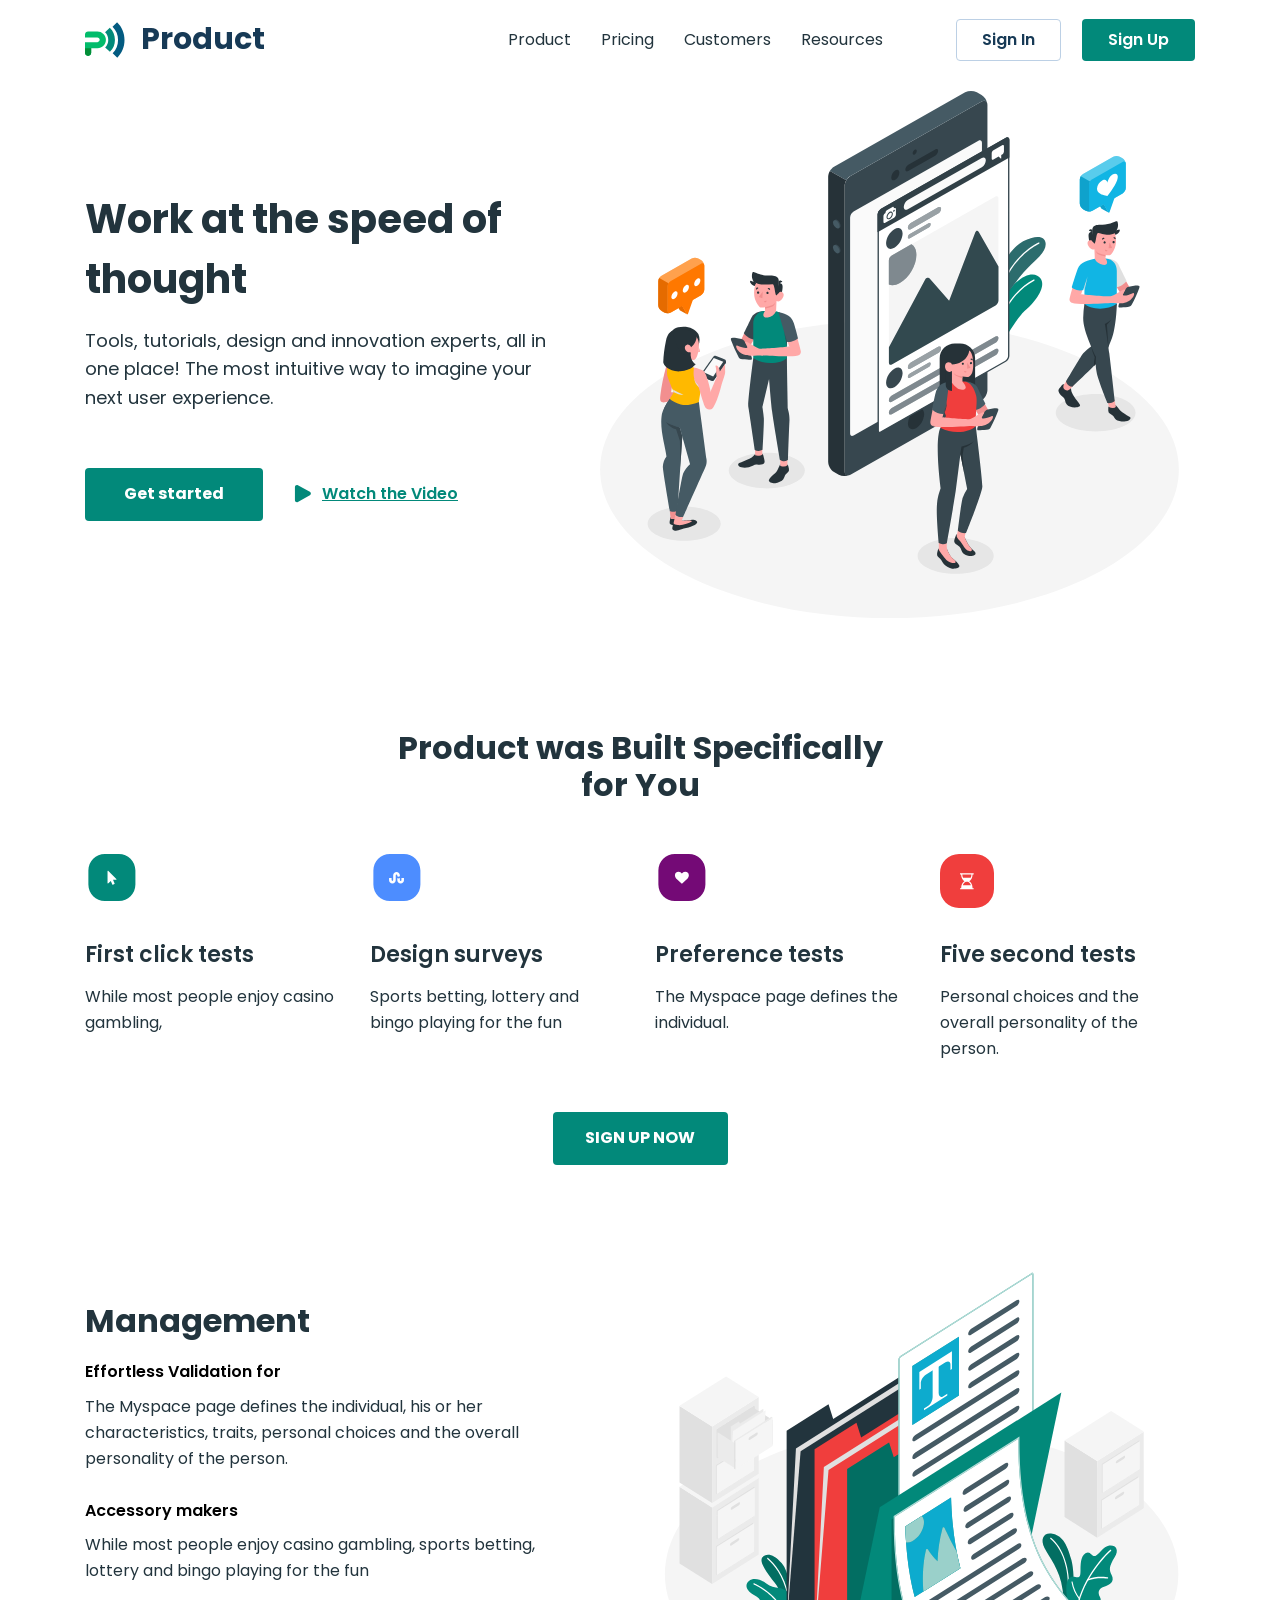
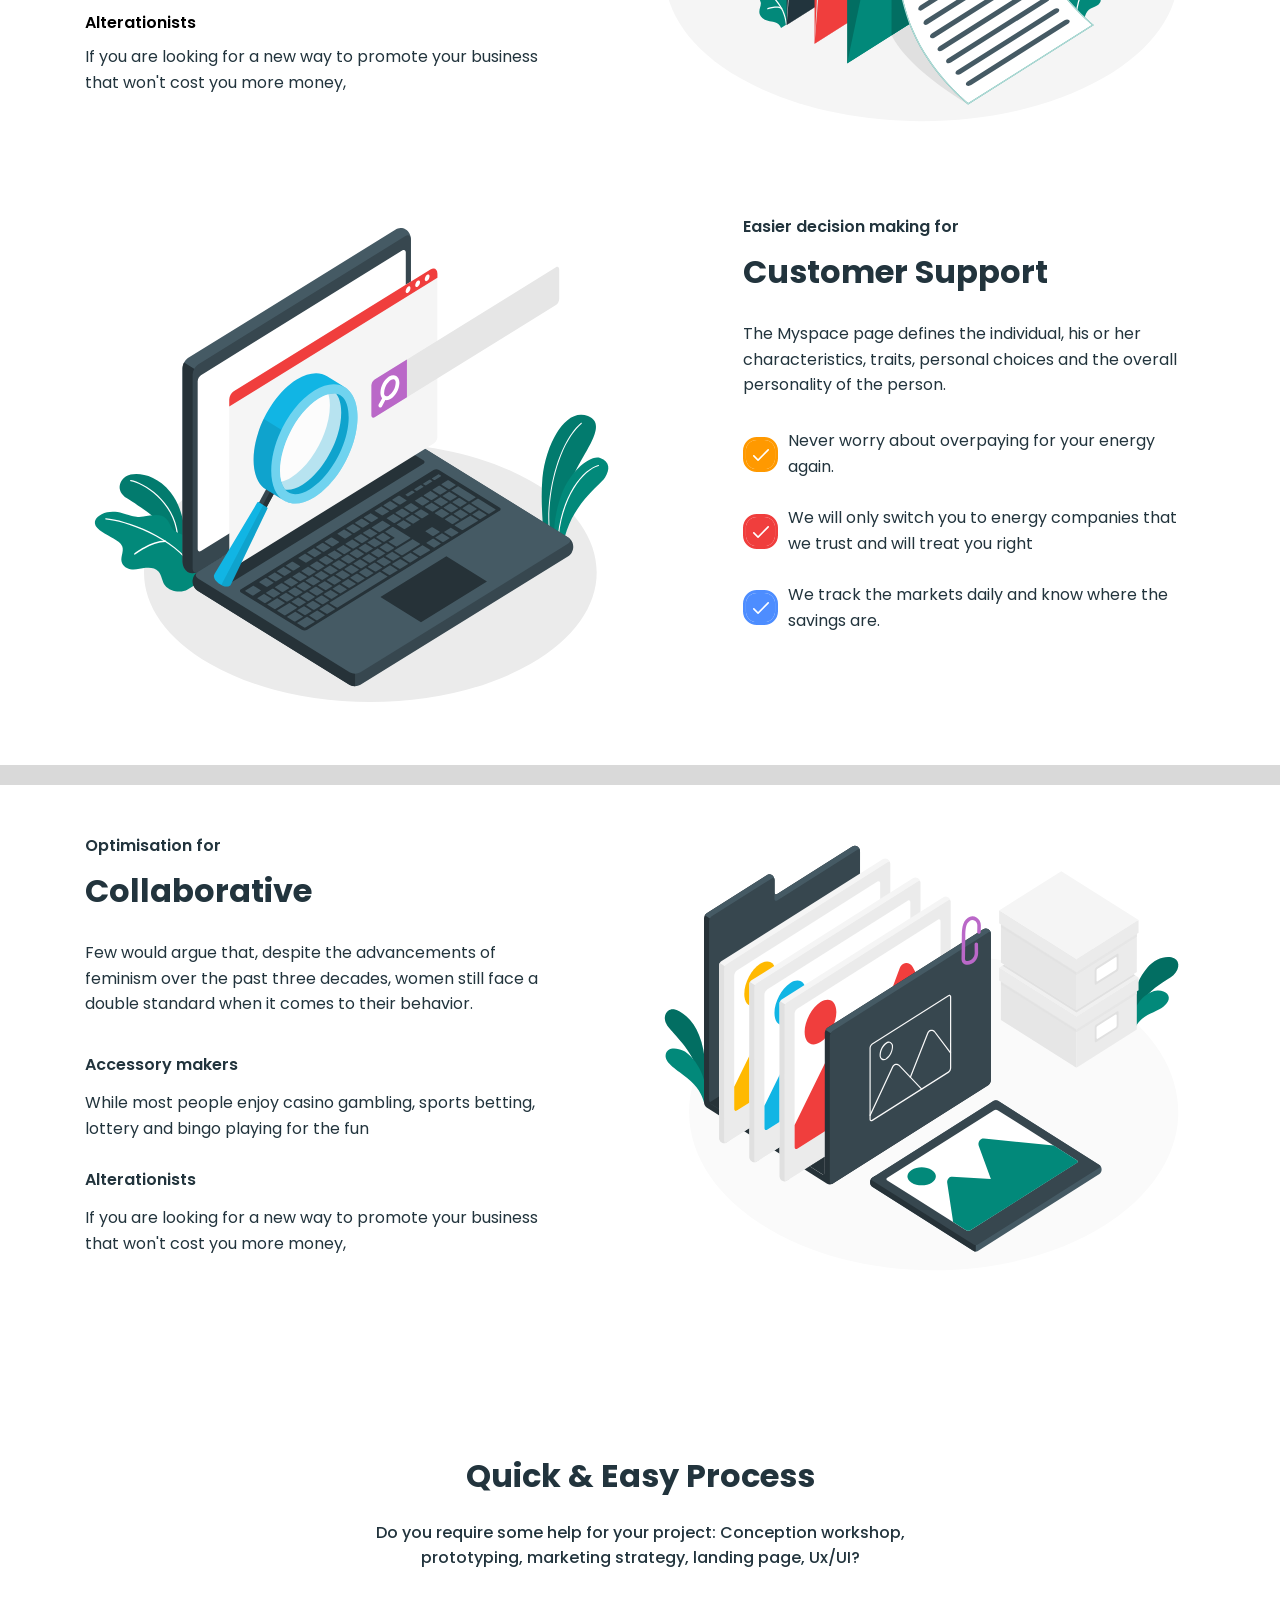
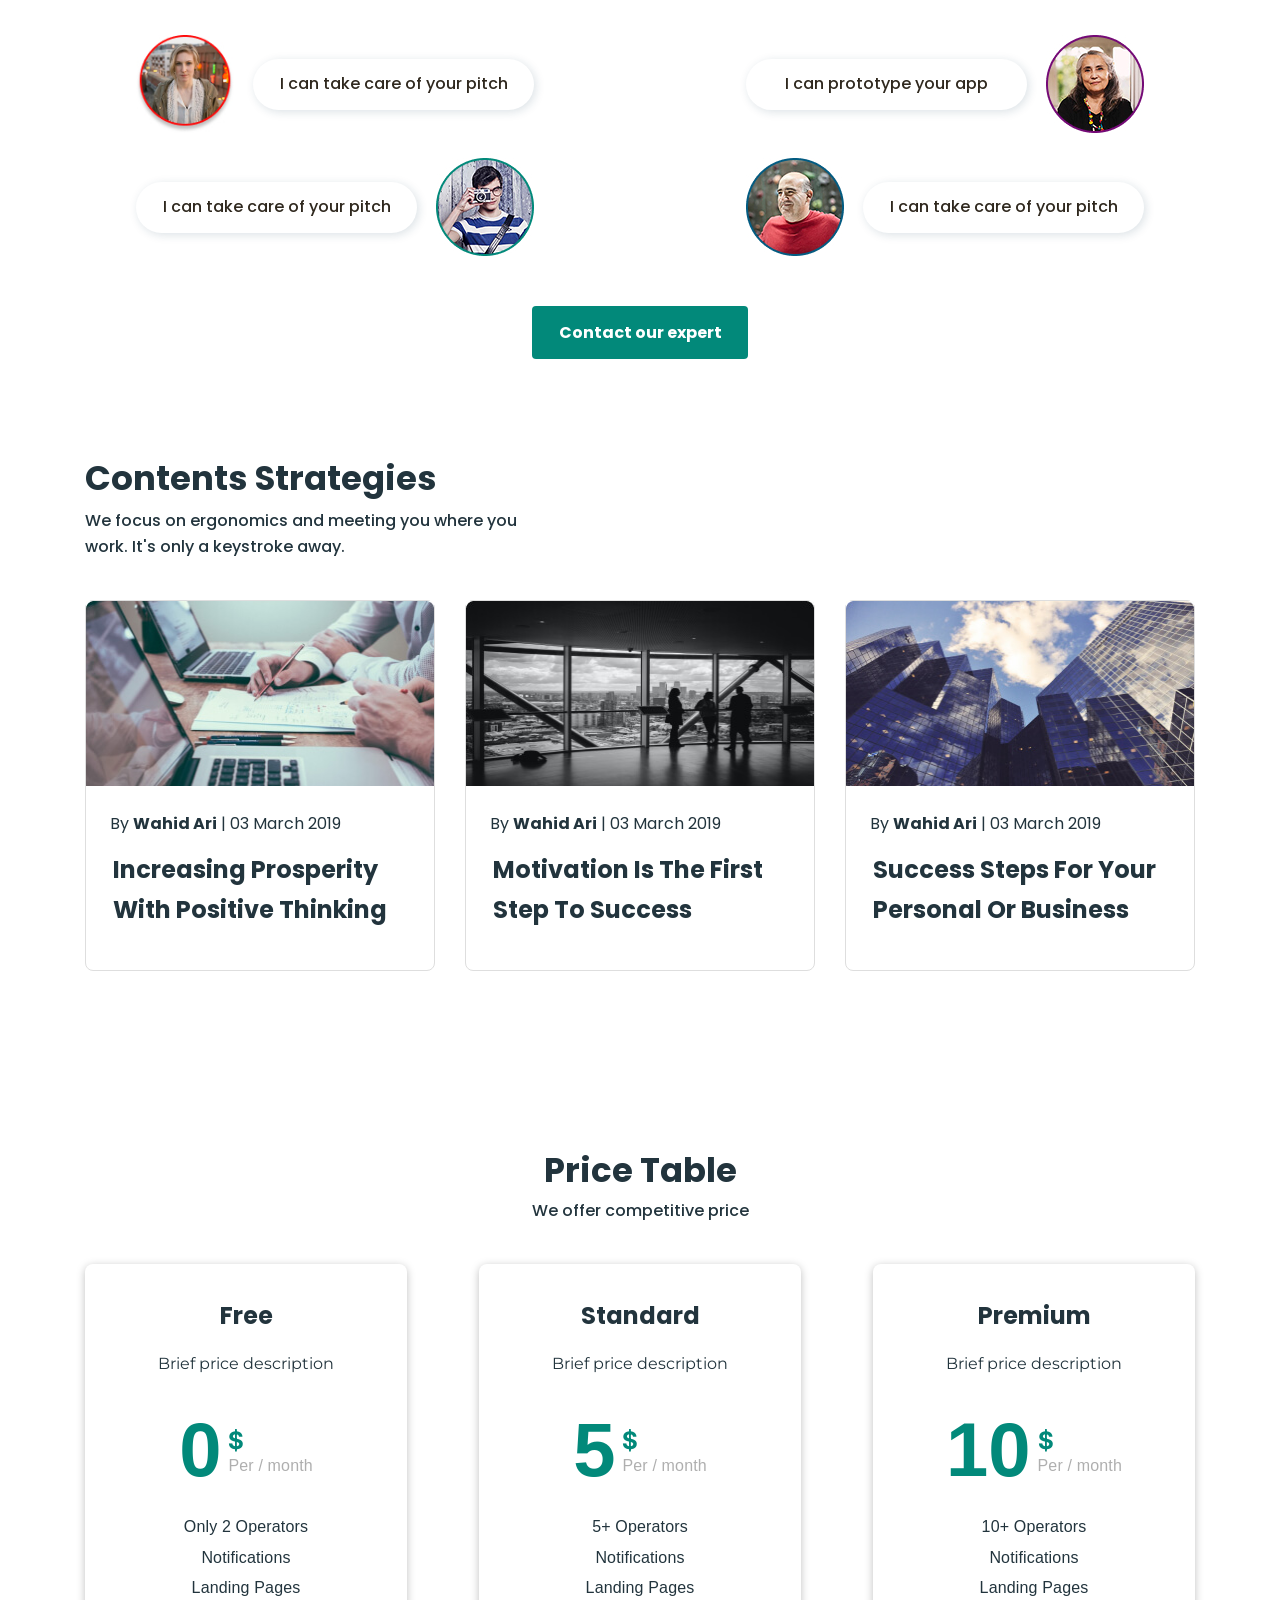
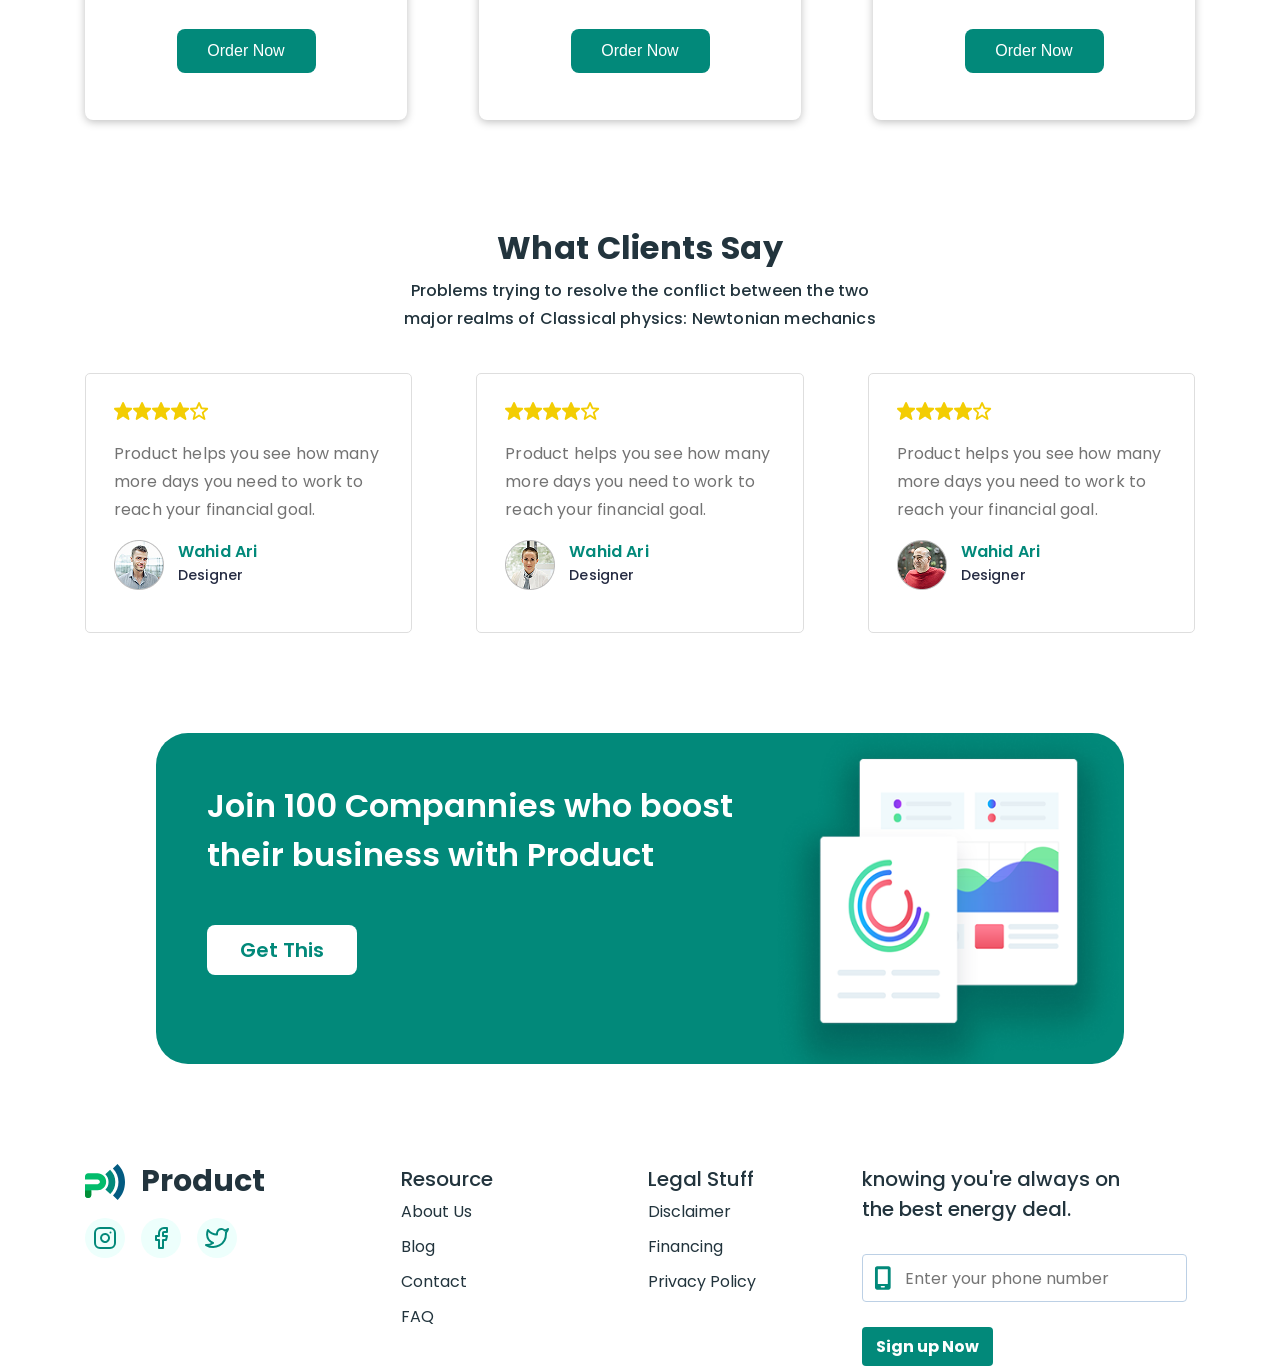
<file: index.html>
<!doctype html>
<html lang="en">
  <head>
    <meta charset="UTF-8" />
    <meta name="viewport" content="width=device-width, initial-scale=1.0" />
    <title>Business promotion</title>
    <link rel="preconnect" href="https://fonts.googleapis.com" />
    <link rel="preconnect" href="https://fonts.gstatic.com" crossorigin />
    <link
      href="https://fonts.googleapis.com/css2?family=Poppins:wght@400;500;600;700;800&display=swap"
      rel="stylesheet"
    />
    <link
      href="https://fonts.googleapis.com/css2?family=Inter:ital,opsz,wght@0,14..32,700;1,14..32,700&display=swap"
      rel="stylesheet"
    />
    <link
      href="https://fonts.googleapis.com/css2?family=Inter:ital,opsz,wght@0,14..32,700;1,14..32,700&family=Montserrat:ital,wght@0,100..900;1,100..900&display=swap"
      rel="stylesheet"
    />
    <link
      rel="stylesheet"
      href="https://cdnjs.cloudflare.com/ajax/libs/modern-normalize/3.0.1/modern-normalize.min.css"
      integrity="sha512-q6WgHqiHlKyOqslT/lgBgodhd03Wp4BEqKeW6nNtlOY4quzyG3VoQKFrieaCeSnuVseNKRGpGeDU3qPmabCANg=="
      crossorigin="anonymous"
      referrerpolicy="no-referrer"
    />
    <link rel="stylesheet" href="./css/styles.css" />
  </head>
  <body>
    <header>
      <div class="container header-container">
        <a href="./index.html" class="product-logo">
          <svg class="" width="40" height="36">
            <use href="./images/sprite.svg#icon-product-logo"></use>
          </svg>
          Product
        </a>

        <ul class="header-nav-list">
          <li><a href="./index.html">Product</a></li>
          <li><a href="./pricing.html">Pricing</a></li>
          <li><a href="./customers.html">Customers</a></li>
          <li><a href="">Resources</a></li>
        </ul>

        <ul class="header-btn">
          <li>
            <button type="button" class="btn btn-signin-header">Sign In</button>
          </li>
          <li>
            <button type="button" class="btn btn-signup-header">Sign Up</button>
          </li>
        </ul>
        <button class="header-mobile-burger-button">
          <svg class="icon-burger-menu-mobile" width="28" height="31">
            <use href="./images/sprite.svg#icon-burger-menu-mobile"></use>
          </svg>
        </button>
      </div>
    </header>

    <main>
      <!-- #region SECTION HERO -->
      <section class="section section-hero">
        <div class="container hero-container">
          <div class="hero-interactive">
            <h1 class="title title-hero">Work at the speed of thought</h1>
            <p class="text text-hero">
              Tools, tutorials, design and innovation experts, all in one place!
              The most intuitive way to imagine your next user experience.
            </p>
            <div class="hero-btn-link">
              <button type="button" class="btn btn-getstart">
                Get started
              </button>
              <a
                href="https://www.youtube.com/watch?v=y0sF5xhGreA"
                class="link-watchtvid"
                ><svg class="" width="20" height="18">
                  <use href="./images/sprite.svg#icon-watch"></use>
                </svg>
                Watch the Video</a
              >
            </div>
          </div>
          <svg class="hero-img" width="610" height="550">
            <use href="./images/sprite.svg#icon-hero-img"></use>
          </svg>
        </div>
      </section>

      <!-- #endregion SECTION HERO -->

      <!-- #region For You -->
      <section>
        <div class="container for-you-continer">
          <h2 class="section-title title-for-you">
            Product was Built Specifically for You
          </h2>

          <ul class="features">
            <li>
              <svg class="" width="54" height="54">
                <use href="./images/sprite.svg#icon-advantage-1"></use>
              </svg>

              <h3 class="title title-of-feature">First click tests</h3>
              <p class="text text-of-feature">
                While most people enjoy casino gambling,
              </p>
            </li>
            <li>
              <svg class="" width="54" height="54">
                <use href="./images/sprite.svg#icon-advantage-2"></use>
              </svg>

              <h3 class="title title-of-feature">Design surveys</h3>
              <p class="text text-of-feature">
                Sports betting, lottery and bingo playing for the fun
              </p>
            </li>
            <li>
              <svg class="" width="54" height="54">
                <use href="./images/sprite.svg#icon-advantage-3"></use>
              </svg>

              <h3 class="title title-of-feature">Preference tests</h3>
              <p class="text text-of-feature">
                The Myspace page defines the individual.
              </p>
            </li>
            <li>
              <svg class="" width="54" height="54">
                <use href="./images/sprite.svg#icon-advantage-4"></use>
              </svg>

              <h3 class="title title-of-feature">Five second tests</h3>
              <p class="text text-of-feature">
                Personal choices and the overall personality of the person.
              </p>
            </li>
          </ul>
          <button type="button" class="btn btn-signup-foryou">
            sign up now
          </button>
        </div>
      </section>

      <!-- #endregion For You -->

      <!-- #region Management -->

      <section class="management-section">
        <div class="container management-container">
          <div class="left-side-management">
            <h2 class="title title-management">Management</h2>
            <ul>
              <li>
                <h3 class="subtitle sbtitle-management">
                  Effortless Validation for
                </h3>
                <p class="text text-management">
                  The Myspace page defines the individual, his or her<br />
                  characteristics, traits, personal choices and the overall<br />
                  personality of the person.
                </p>
              </li>
              <li>
                <h3 class="subtitle sbtitle-management">Accessory makers</h3>
                <p class="text text-management">
                  While most people enjoy casino gambling, sports betting,<br />
                  lottery and bingo playing for the fun
                </p>
              </li>
              <li>
                <h3 class="subtitle sbtitle-management">Alterationists</h3>
                <p class="text text-management">
                  If you are looking for a new way to promote your business<br />
                  that won't cost you more money,
                </p>
              </li>
            </ul>
          </div>

          <svg class="" width="540" height="500">
            <use href="./images/sprite.svg#management-img"></use>
          </svg>
        </div>
      </section>

      <!-- #endregion Management -->

      <!-- #region Customer Support -->
      <section class="customer-support">
        <div class="container customer-container">
          <div class="right-side-support">
            <p class="text text-support">Easier decision making for</p>
            <h2 class="title title-support">Customer Support</h2>
            <p class="text scnd-text-support">
              The Myspace page defines the individual, his or her
              characteristics, traits, personal choices and the overall
              personality of the person.
            </p>
            <ul>
              <li>
                <svg width="35" height="35">
                  <use href="./images/sprite.svg#check-yellow"></use>
                </svg>
                <p class="text point-text-support">
                  Never worry about overpaying for your energy again.
                </p>
              </li>
              <li>
                <svg width="35" height="35">
                  <use href="./images/sprite.svg#check-red"></use>
                </svg>
                <p class="text point-text-support">
                  We will only switch you to energy companies that we trust and
                  will treat you right
                </p>
              </li>
              <li>
                <svg width="35" height="35">
                  <use href="./images/sprite.svg#check-blue"></use>
                </svg>
                <p class="text point-text-support">
                  We track the markets daily and know where the savings are.
                </p>
              </li>
            </ul>
          </div>
          <svg class="hero-img" width="540" height="500">
            <use href="./images/sprite.svg#customer-support"></use>
          </svg>
        </div>

        <div class="box-customer"></div>
      </section>

      <!-- #endregion Support -->

      <!-- #region Collaborative -->
      <section class="collaborative-section">
        <div class="container collaborative-container">
          <div class="left-side-collaborative">
            <p class="text text-collaborative">Optimisation for</p>
            <h3 class="title title-collaborative">Collaborative</h3>
            <p class="text scnd-text-collaborative">
              Few would argue that, despite the advancements of feminism over
              the past three decades, women still face a double standard when it
              comes to their behavior.
            </p>
            <ul>
              <li>
                <h4 class="subtitle sbtitle-collaborative">Accessory makers</h4>
                <p class="text point-text-collaborative">
                  While most people enjoy casino gambling, sports betting,
                  lottery and bingo playing for the fun
                </p>
              </li>
              <li>
                <h4 class="subtitle sbtitle-collaborative">Alterationists</h4>
                <p class="text point-text-collaborative">
                  If you are looking for a new way to promote your business that
                  won't cost you more money,
                </p>
              </li>
            </ul>
          </div>

          <svg width="540" height="500">
            <use href="./images/big-sprite.svg#collaboration-img"></use>
          </svg>
        </div>
      </section>

      <!-- #endregion Collaborative -->

      <!-- #region Easy Process -->

      <section class="easy-process-sectoion">
        <div class="container ease-process-container">
          <h2 class="section-title title-easy-process">Quick & Easy Process</h2>
          <p class="text text-easy-process">
            Do you require some help for your project: Conception workshop,
            prototyping, marketing strategy, landing page, Ux/UI?
          </p>
          <ul>
            <li>
              <div class="message">
                <p class="text item-text-process">
                  I can take care of your pitch
                </p>
              </div>
              <img
                src="./images/young-lady.jpg"
                alt="young lady"
                width="98"
                height="98"
              />
            </li>
            <li>
              <div class="message">
                <p class="text item-text-process">I can prototype your app</p>
              </div>
              <img
                src="./images/granny.jpg"
                alt="boy with a camera"
                width="98"
                height="98"
              />
            </li>
            <li>
              <div class="message">
                <p class="text item-text-process">
                  I can take care of your pitch
                </p>
              </div>
              <img
                src="./images/boy-camera.jpg"
                alt="old man"
                width="98"
                height="98"
              />
            </li>
            <li>
              <div class="message">
                <p class="text item-text-process">
                  I can take care of your pitch
                </p>
              </div>
              <img
                src="./images/old-man.jpg"
                alt="granny"
                width="98"
                height="98"
              />
            </li>
          </ul>
          <button type="button" class="btn btn-contact-expert">
            Contact our expert
          </button>
        </div>
      </section>

      <!-- #endregion Easy Process -->

      <!-- #region Strategies -->

      <section class="section section-strategies">
        <div class="container strategies-container">
          <h2 class="section-title title-strategies">Contents Strategies</h2>
          <p class="text text-strategies">
            We focus on ergonomics and meeting you where you work. It's only a
            keystroke away.
          </p>
          <ul>
            <li>
              <img
                src="./images/papers-laptops.jpg"
                alt="working-process"
                width="350"
                height="185"
              />
              <p class="text point-text-strategies">
                By <span class="name-accent">Wahid Ari</span> | 03 March 2019
              </p>
              <h3 class="subtitle sbttitle-strategies">
                Increasing Prosperity With Positive Thinking
              </h3>
            </li>
            <li>
              <img
                src="./images/ink-people-buildings.jpg"
                alt="people-standing-in-front-of-the-window"
                width="350"
                height="185"
              />
              <p class="text point-text-strategies">
                By <span class="name-accent">Wahid Ari</span> | 03 March 2019
              </p>
              <h3 class="subtitle sbttitle-strategies">
                Motivation Is The First Step To Success
              </h3>
            </li>
            <li>
              <img
                src="./images/glass-buildings.jpg"
                alt="skyscrapers"
                width="350"
                height="185"
              />
              <p class="text point-text-strategies">
                By <span class="name-accent">Wahid Ari</span> | 03 March 2019
              </p>
              <h3 class="subtitle sbttitle-strategies">
                Success Steps For Your Personal Or Business
              </h3>
            </li>
          </ul>
        </div>
      </section>

      <!-- #endregion Strategies -->

      <!-- #region Price -->

      <section class="price-section">
        <div class="container price-container">
          <h2 class="section-title title-price">Price Table</h2>
          <p class="text text-price">We offer competitive price</p>

          <ul class="price-cards">
            <li class="price-card">
              <h3 class="title-card">Free</h3>
              <p class="text text-card">Brief price description</p>
              <div class="price-tag">
                <p class="price-number-card">0</p>
                <div class="right-side">
                  <p class="dollar-sign">&#36;</p>
                  <p class="month">Per / month</p>
                </div>
              </div>
              <ul class="explain-price-items">
                <li>Only 2 Operators</li>
                <li>Notifications</li>
                <li>Landing Pages</li>
              </ul>
              <button type="button" class="btn btn-price-order-now">
                Order Now
              </button>
            </li>
            <li class="price-card">
              <h3 class="title-card">Standard</h3>
              <p class="text text-card">Brief price description</p>
              <div class="price-tag">
                <p class="price-number-card">5</p>
                <div class="right-side">
                  <p class="dollar-sign">&#36;</p>
                  <p class="month">Per / month</p>
                </div>
              </div>
              <ul class="explain-price-items">
                <li>5+ Operators</li>
                <li>Notifications</li>
                <li>Landing Pages</li>
              </ul>
              <button type="button" class="btn btn-price-order-now">
                Order Now
              </button>
            </li>
            <li class="price-card">
              <h3 class="title-card">Premium</h3>
              <p class="text text-card">Brief price description</p>
              <div class="price-tag">
                <p class="price-number-card">10</p>
                <div class="right-side">
                  <p class="dollar-sign">&#36;</p>
                  <p class="month">Per / month</p>
                </div>
              </div>
              <ul class="explain-price-items">
                <li>10+ Operators</li>
                <li>Notifications</li>
                <li>Landing Pages</li>
              </ul>
              <button type="button" class="btn btn-price-order-now">
                Order Now
              </button>
            </li>
          </ul>
        </div>
      </section>

      <!-- #endregion Price -->

      <!-- #region Clients say -->
      <section class="section cliets-say-section">
        <div class="container clients-container">
          <h2 class="section-title title-cliets-say-sectoin">
            What Clients Say
          </h2>
          <p class="text text-cliets-say-section">
            Problems trying to resolve the conflict between the two major realms
            of Classical physics: Newtonian mechanics
          </p>
          <ul class="user-cards">
            <li class="user-card">
              <ul class="stars">
                <li>
                  <svg class="star-icon" width="19" height="18">
                    <use href="./images/sprite.svg#star-icon"></use>
                  </svg>
                </li>
                <li>
                  <svg class="star-icon" width="19" height="18">
                    <use href="./images/sprite.svg#star-icon"></use>
                  </svg>
                </li>
                <li>
                  <svg class="star-icon" width="19" height="18">
                    <use href="./images/sprite.svg#star-icon"></use>
                  </svg>
                </li>
                <li>
                  <svg class="star-icon" width="19" height="18">
                    <use href="./images/sprite.svg#star-icon"></use>
                  </svg>
                </li>
                <li>
                  <svg class="star-icon" width="19" height="18">
                    <use href="./images/sprite.svg#icon-empty-star"></use>
                  </svg>
                </li>
              </ul>
              <p class="text-comment">
                Product helps you see how many more days you need to work to
                reach your financial goal.
              </p>
              <div class="commentator">
                <img
                  src="./images/young-girl.jpg"
                  alt="young girl"
                  height="50"
                  width="50"
                />
                <ul>
                  <li class="user-name">Wahid Ari</li>
                  <li class="profession">Designer</li>
                </ul>
              </div>
            </li>
            <li class="user-card">
              <ul>
                <li class="stars">
                  <svg class="star-icon" width="19" height="18">
                    <use href="./images/sprite.svg#star-icon"></use>
                  </svg>
                </li>
                <li>
                  <svg class="star-icon" width="19" height="18">
                    <use href="./images/sprite.svg#star-icon"></use>
                  </svg>
                </li>
                <li>
                  <svg class="star-icon" width="19" height="18">
                    <use href="./images/sprite.svg#star-icon"></use>
                  </svg>
                </li>
                <li>
                  <svg class="star-icon" width="19" height="18">
                    <use href="./images/sprite.svg#star-icon"></use>
                  </svg>
                </li>
                <li>
                  <svg class="star-icon" width="19" height="18">
                    <use href="./images/sprite.svg#icon-empty-star"></use>
                  </svg>
                </li>
              </ul>
              <p class="text-comment">
                Product helps you see how many more days you need to work to
                reach your financial goal.
              </p>
              <div class="commentator">
                <img
                  src="./images/young-boy.jpg"
                  alt="young boy"
                  height="50"
                  width="50"
                />
                <ul>
                  <li class="user-name">Wahid Ari</li>
                  <li class="profession">Designer</li>
                </ul>
              </div>
            </li>
            <li class="user-card">
              <ul>
                <li class="stars">
                  <svg class="star-icon" width="19" height="18">
                    <use href="./images/sprite.svg#star-icon"></use>
                  </svg>
                </li>
                <li>
                  <svg class="star-icon" width="19" height="18">
                    <use href="./images/sprite.svg#star-icon"></use>
                  </svg>
                </li>
                <li>
                  <svg class="star-icon" width="19" height="18">
                    <use href="./images/sprite.svg#star-icon"></use>
                  </svg>
                </li>
                <li>
                  <svg class="star-icon" width="19" height="18">
                    <use href="./images/sprite.svg#star-icon"></use>
                  </svg>
                </li>
                <li>
                  <svg class="star-icon" width="19" height="18">
                    <use href="./images/sprite.svg#icon-empty-star"></use>
                  </svg>
                </li>
              </ul>
              <p class="text-comment">
                Product helps you see how many more days you need to work to
                reach your financial goal.
              </p>
              <div class="commentator">
                <img src="./images/man.jpg" alt="man" height="50" width="50" />
                <ul>
                  <li class="user-name">Wahid Ari</li>
                  <li class="profession">Designer</li>
                </ul>
              </div>
            </li>
          </ul>
        </div>
      </section>

      <!-- #endregion Clients say -->

      <!-- #region Join 100 -->
      <section class="section join-100-section">
        <div class="container container-join">
          <div class="card-join-100-section">
            <div class="left-side">
              <h2 class="section-title title-join-100-section">
                Join 100 Compannies who boost their business with Product
              </h2>
              <button type="button" class="btn btn-get-this">Get This</button>
            </div>
            <img
              src="./images/charts.png"
              alt="chrats and diagrams"
              width="351"
              height="331"
            />
          </div>
        </div>
      </section>
      <!-- #endregion Join hundred -->
    </main>

    <footer class="bottom-page">
      <h2 hidden>footer</h2>
      <div class="container footer-container">
        <div class="product-social-media">
          <a href="./index.html" class="product-logo-footer">
            <img src="./images/logo.svg" alt="Logo" width="40" height="36" />
            Product
          </a>

          <ul class="bottom-social-media-icon-container">
            <li>
              <svg class="bottom-social-media-icon" width="24" height="24">
                <use href="./images/sprite.svg#icon-footer-instagram"></use>
              </svg>
            </li>
            <li>
              <svg class="bottom-social-media-icon" width="24" height="24">
                <use href="./images/sprite.svg#icon-footer-facebook"></use>
              </svg>
            </li>
            <li>
              <svg class="bottom-social-media-icon" width="24" height="24">
                <use href="./images/sprite.svg#icon-footer-twitter"></use>
              </svg>
            </li>
          </ul>
        </div>

        <div class="bottom-nav-container">
          <h3 class="bottom-nav-title">Resource</h3>
          <nav class="nav bottom-nav">
            <ul class="bottom-nav-list">
              <li><a href="./index.html">About Us</a></li>
              <li><a href="./index.html">Blog</a></li>
              <li><a href="./index.html">Contact</a></li>
              <li><a href="./index.html">FAQ</a></li>
            </ul>
          </nav>
        </div>

        <div class="bottom-nav-container-second">
          <h3 class="bottom-nav-title-second">Legal Stuff</h3>
          <nav class="nav bottom-nav-second">
            <ul class="bottom-nav-list-second">
              <li><a href="./index.html">Disclaimer</a></li>
              <li><a href="./index.html">Financing</a></li>
              <li><a href="./index.html">Privacy Policy</a></li>
            </ul>
          </nav>
        </div>

        <div class="bottom-deal">
          <p class="text bottom-text-deal">
            knowing you're always on the best energy deal.
          </p>
          <form class="form footer-phone-form">
            <input
              class="form-input footer-phone-input"
              type="tel"
              name="x"
              id="x"
              placeholder="Enter your phone number"
            />
            <svg class="icon-footer-mobile" width="18" height="28">
              <use href="./images/sprite.svg#icon-footer-mobile"></use>
            </svg>

            <button type="submit" class="btn btn-bottom-sign-up">
              Sign up Now
            </button>
          </form>
        </div>
      </div>
    </footer>

    <!-- #region mobile header menu -->

    <div class="menu-mobile-header-wrapper is-hidden">
      <div class="header-mobile-menu is-open">
        <button class="header-mobile-menu-close">
          <svg class="icon-popup-close">
            <use href="./images/sprite.svg#icon-popup-close"></use>
          </svg>
        </button>
        <ul class="header-mob-menu-nav-list">
          <li><a href="./index.html">Product</a></li>
          <li><a href="./pricing.html">Pricing</a></li>
          <li><a href="./customers.html">Customers</a></li>
          <li><a href="">Resources</a></li>
        </ul>

        <ul class="header-mob-menu-btn">
          <li>
            <button type="button" class="btn btn-signin-header">Sign In</button>
          </li>
          <li>
            <button type="button" class="btn btn-signup-header">Sign Up</button>
          </li>
        </ul>
      </div>
    </div>

    <!-- #endregion mobile header menu -->
  </body>
</html>
</file>
<file: css/styles.css>
/*  #region BASE STYLES */

*,
*::before,
*::after {
  box-sizing: border-box;
}

:root {
  --accent-color: #02897a;
  --main-color: #22343d;
}
body {
  font-family: "Poppins";
}

ul,
ol {
  list-style-type: none;
  padding: 0;
  margin: 0;
}

a {
  text-decoration: none;
  cursor: pointer;
}

p {
  margin: 0;
}

button {
  border: none;
  border-radius: 4px;
  cursor: pointer;
}

.text {
  font-weight: 400;
  font-size: 18px;
  line-height: 156%;
}

.title {
  font-weight: 700;
  font-size: 40px;
  line-height: 150%;
}

h1,
h2,
h3,
h4,
h5,
h6 {
  margin: 0;
}

img {
  display: block;
  max-width: 100%;
}

svg {
  flex-shrink: 0;
}

.container {
  /* box-sizing: content-box; */
  max-width: 1150px;
  padding: 0 20px;
  margin: 0 auto;
}

/* #endregion BASE STYLES */

/* #region header */

header a {
  color: var(--main-color);
}

.header-container {
  display: flex;
  justify-content: space-between;
}

.product-logo {
  font-weight: 700;
  font-size: 30px;
  line-height: 93%;
  color: #173a56;
  display: flex;
  align-items: center;
  gap: 16px;
}

.header-nav-list {
  font-weight: 400;
  font-size: 16px;
  line-height: 175%;
  display: flex;
  gap: 30px;
  align-items: center;
  flex-grow: 1;
  justify-content: flex-end;
  padding-right: 73px;
}

.header-nav-list li {
  padding: 26px 0;
}

.header-btn {
  display: flex;
  gap: 21px;
  align-items: center;
}

.btn-signin-header {
  background-color: inherit;
  font-weight: 600;
  font-size: 16px;
  text-align: center;
  color: #173a56;
  border-radius: 4px;
  border: 1px solid #bcd0e5;
  height: 42px;
  width: 105px;
}

.btn-signup-header {
  background-color: var(--accent-color);
  font-weight: 600;
  font-size: 16px;
  text-align: center;
  color: #fff;
  border-radius: 4px;
  height: 42px;
  width: 113px;
}

.header-mobile-burger-button {
  display: none;
}

@media screen and (max-width: 411px) {
  .header-container {
    box-shadow: 0 -2px 8px 0 rgba(0, 0, 0, 0.25);
    background: #fff;
  }

  .product-logo {
    padding: 18px 0 18px 12px;
  }
  .header-nav-list {
    display: none;
  }

  .header-btn {
    display: none;
  }

  .header-mobile-burger-button {
    background-color: transparent;
    outline: none;
    padding: 18px 7px 18px 18px;
  }

  .header-mobile-burger-button {
    display: block;
  }
}
/* #endregion header */

/* #region SECTION HERO */

.hero-container {
  display: flex;
  align-items: center;
  gap: 31px;
}

.hero-interactive {
  max-width: 467px;
}

.title-hero {
  color: var(--main-color);
  font-weight: 700;
  font-size: 40px;
  line-height: 150%;
  margin: 0 0 18px 0;
  max-width: 420px;
}

.text-hero {
  color: var(--main-color);
  font-weight: 400;
  font-size: 18px;
  line-height: 156%;
  margin-bottom: 45px;
  padding-bottom: 11px;
}

.hero-btn-link {
  display: flex;
  align-items: center;
  gap: 30px;
}

.btn-getstart {
  font-weight: 700;
  font-size: 16px;
  color: #fff;
  background-color: var(--accent-color);
  border-radius: 4px;
  width: 178px;
  height: 53px;
}

.link-watchtvid {
  color: var(--accent-color);
  text-decoration: underline;
  font-weight: 600;
  font-size: 16px;
  display: inline-flex;
  align-items: center;
  gap: 9px;
}

@media screen and (max-width: 411px) {
  .hero-container {
    /* background-color: #bcd0e5; */
    max-width: 409px;
    flex-direction: column-reverse;
    gap: 11px;
    align-items: center;
    text-align: center;
  }

  .hero-interactive {
    max-width: 100%;
  }

  .hero-img {
    max-width: 338px;
    max-height: 311px;
  }

  .title-hero {
    margin-bottom: 11px;
    font-size: 36px;
  }

  .text-hero {
    max-width: 340px;
    margin: 0 auto 32px auto;
  }

  .btn-getstart {
    font-weight: 700;
    font-size: 16px;
    color: #fff;
    background-color: var(--accent-color);
    border-radius: 4px;
    width: 141px;
    height: 53px;
  }

  .hero-btn-link {
    gap: 28px;
  }
}

/* #endregion SECTION HERO */

/* #region section For You */

.for-you-container {
  padding-bottom: 50px;
}

.title-for-you {
  font-weight: 700;
  font-size: 32px;
  text-align: center;
  max-width: 535px;
  color: var(--main-color);
  margin: 0 auto;
  padding-top: 100px;
  margin-bottom: 50px;
}

.features {
  display: flex;
  justify-content: space-between;
  margin-bottom: 50px;
}

.features li {
  max-width: 255px;
}

.features svg {
  margin-bottom: 26px;
}

.title-of-feature {
  color: var(--main-color);
  font-weight: 600;
  font-size: 22px;
  margin: 0 0 13px 0;
}

.text-of-feature {
  color: var(--main-color);
  font-weight: 400;
  font-size: 16px;
  line-height: 162%;
  margin: 0;
}

.btn-signup-foryou {
  text-transform: uppercase;
  font-weight: 700;
  font-size: 16px;
  color: #fff;
  background-color: var(--accent-color);
  border-radius: 4px;
  width: 175px;
  height: 53px;
  display: block;
  margin: 0 auto;
}

@media screen and (max-width: 411px) {
  .container {
    max-width: 409px;
  }

  .title-for-you {
    font-weight: 700;
    font-size: 32px;
    text-align: center;
    padding-top: 116px;
    margin-bottom: 50px;
  }

  .features {
    display: flex;
    clear: auto;

    flex-direction: column;
    align-items: center;
    text-align: center;
    gap: 32px;
    margin-bottom: 32px;
  }

  .features svg {
    margin-bottom: 24px;
  }
}

/* #endregion section For You */

/* #region section Management */

.management-container {
  display: flex;
  justify-content: space-between;
  padding-top: 82px;
  align-items: center;
}

.left-side-management {
  max-width: 486px;
}

.left-side-management li:not(:last-child) {
  margin: 0 0 30px 0;
}

.left-side-management h3 {
  margin: 0 0 12px 0;

  font-weight: 600;
  font-size: 16px;
}

.left-side-management h3 {
  margin: 0 0 12px 0;
}

.title-management {
  font-weight: 700;
  font-size: 32px;
  color: var(--main-color);
  margin: 0 0 18px 0;
}

.text-management {
  font-weight: 400;
  font-size: 16px;
  line-height: 162%;
  color: var(--main-color);
}

@media screen and (max-width: 411px) {
  .container {
    max-width: 409px;
  }

  .management-container {
    flex-direction: column-reverse;
    gap: 50px;
  }

  .left-side-management ul {
    padding: 0 0 23px 0;
  }

  .left-side-management li:not(:last-child) {
    margin: 0 0 16px 0;
  }

  .title-management {
    font-weight: 700;
    font-size: 32px;
    color: var(--main-color);
    margin: 0 0 16px 0;
  }

  .management-container svg {
    max-width: 349px;
    max-height: 306px;
  }
}

/* #endregion section Management */

/* #region section Customer Support */

.customer-container {
  padding-top: 68px;
  padding-bottom: 50px;
  display: flex;
  flex-direction: row-reverse;
  justify-content: space-between;
}

.right-side-support {
  max-width: 452px;
}

.text-support {
  font-weight: 600;
  font-size: 16px;
  color: var(--main-color);
  margin-bottom: 8px;
}

.title-support {
  color: var(--main-color);
  font-weight: 700;
  font-size: 32px;
  margin-top: 0px;
  margin-bottom: 25px;
}

.scnd-text-support {
  color: var(--main-color);
  font-weight: 400;
  font-size: 16px;
  line-height: 162%;
  margin-bottom: 30px;
}

.right-side-support ul {
  display: flex;
  flex-direction: column;
  gap: 25px;
}

.right-side-support ul > li {
  display: flex;
  align-items: center;
  gap: 10px;
}

.point-text-support {
  color: var(--main-color);
  font-weight: 400;
  font-size: 16px;
  line-height: 162%;
}

.box-customer {
  background-color: #d9d9d9;
  height: 20px;
  width: 100%;
}

@media screen and (max-width: 411px) {
  .customer-container {
    padding-top: 100px;
    padding-bottom: 50px;
    display: flex;
    flex-direction: column-reverse;
    gap: 50px;
    justify-content: space-between;
  }

  .title-support {
    margin-bottom: 16px;
  }

  .scnd-text-support {
    margin-bottom: 16px;
  }

  .right-side-support ul > li {
    gap: 30px;
  }

  .box-customer {
    display: none;
  }
}

/* #endregion section Customer Support */

/* #region section Collaborative */

.collaborative-container {
  padding-top: 23px;
  display: flex;
  gap: 84px;
  justify-content: space-between;
}

.left-side-collaborative {
  max-width: 486px;
  padding-top: 26px;
  height: auto;
}

.text-collaborative {
  color: var(--main-color);
  font-weight: 600;
  font-size: 16px;
  margin-bottom: 8px;
}

.title-collaborative {
  color: var(--main-color);
  font-weight: 700;
  font-size: 32px;
  margin-bottom: 25px;
}

.scnd-text-collaborative {
  color: var(--main-color);
  font-weight: 400;
  font-size: 16px;
  line-height: 162%;
  margin-bottom: 35px;
}

.left-side-collaborative ul li:first-child {
  margin-bottom: 25px;
}

.sbtitle-collaborative {
  color: var(--main-color);
  font-weight: 600;
  font-size: 16px;
  line-height: 162%;
  margin-bottom: 12px;
}

.point-text-collaborative {
  color: var(--main-color);
  font-weight: 400;
  font-size: 16px;
  line-height: 162%;
}

@media screen and (max-width: 411px) {
  .collaborative-container {
    padding-top: 50px;
    flex-direction: column-reverse;
    gap: 50px;
  }
  .collaborative-container svg {
    max-width: 350px;
    max-height: 291px;
  }

  .title-collaborative {
    margin-bottom: 16px;
  }

  .scnd-text-collaborative {
    margin-bottom: 16px;
  }

  .left-side-collaborative ul li:first-child {
    margin-bottom: 25px;
  }
}

/* #endregion section Collaborative */

/* #region section Easy Process */

.ease-process-container {
  padding-top: 150px;
}

.title-easy-process {
  color: var(--main-color);
  font-weight: 700;
  font-size: 32px;
  text-align: center;
  margin-bottom: 25px;
}

.text-easy-process {
  color: var(--main-color);
  font-weight: 500;
  font-size: 16px;
  line-height: 162%;
  text-align: center;

  max-width: 542px;
  margin: 0 auto 64px auto;
}

.ease-process-container ul {
  display: flex;
  justify-content: space-around;
  flex-wrap: wrap;
  row-gap: 25px;
  column-gap: 110px;
  margin-bottom: 50px;
}

.ease-process-container ul li {
  display: flex;
  gap: 19px;
  align-items: center;
}

.ease-process-container ul li:first-child,
.ease-process-container ul li:last-child {
  flex-direction: row-reverse;
}

.message {
  background-image: url(../images/sprite.svg#icon-cloud);
  border-radius: 40px;
  fill: #fff;
  box-shadow: 2px 2px 10px 0 rgba(23, 58, 86, 0.15);
  background-repeat: no-repeat;
  background-position: center;
  display: flex;
  align-items: center;
  justify-content: center;
  background-size: 100%;
  width: 281px;
  min-height: 50px;
  padding: 13px 20px;
}

.item-text-process {
  font-weight: 500;
  font-size: 16px;
  text-align: center;
  color: #2f281e;
}

.btn-contact-expert {
  display: block;
  width: 216px;
  height: 53px;
  border-radius: 4px;
  font-weight: 700;
  font-size: 16px;
  color: #fff;
  background-color: var(--accent-color);
  margin: 0 auto;
}

@media screen and (max-width: 411px) {
  .ease-process-container {
    max-width: 388px;
    padding-top: 141px;
  }

  .title-easy-process {
    width: 100%;
    max-width: 348px;
    margin: 0 auto;
    margin-bottom: 8px;
  }

  .text-easy-process {
    width: 100%;
    max-width: 338px;
    margin-bottom: 40px;
  }

  .ease-process-container ul {
    row-gap: 32px;
    column-gap: 0;
    margin-bottom: 32px;
  }

  .ease-process-container ul li:first-child,
  .ease-process-container ul li:last-child {
    width: 100%;
    gap: 14px;
    justify-content: space-between;
    flex-direction: row;
  }

  .ease-process-container ul li:nth-child(even) {
    flex-direction: row-reverse;
  }

  .ease-process-container ul li img {
    width: 89px;
    height: 89px;
  }

  .message {
    width: 100%;
    max-width: 237px;
    max-height: 64px;
    padding: 4px 20px;
    background-size: cover;
  }

  .btn-contact-expert {
    width: 100%;
    max-width: 216px;
  }
}

/* #endregion section Easy Process */

/* #region section Strategies */

.strategies-container {
  padding-top: 100px;
}

.title-strategies {
  color: var(--main-color);
  font-weight: 700;
  font-size: 34px;
  margin-bottom: 10px;
}

.text-strategies {
  color: var(--main-color);
  font-weight: 500;
  font-size: 16px;
  line-height: 162%;
  margin-bottom: 40px;
  max-width: 475px;
}

.strategies-container ul {
  display: flex;
  justify-content: space-between;
}

.strategies-container ul li {
  border: 1px solid #dedede;
  border-radius: 8px;
  padding-bottom: 40px;
  flex-basis: calc((100% - 60px) / 3);
  min-width: 350px;
  transition: transform 250ms ease-in-out;
}

.strategies-container ul li:hover,
.strategies-container ul li:focus {
  transform: scale(1.1);
}

.strategies-container ul li:hover .sbttitle-strategies,
.strategies-container ul li:focus .sbttitle-strategies {
  color: var(--accent-color);
}

.strategies-container ul li img {
  margin-bottom: 24px;
}

.point-text-strategies {
  color: var(--main-color);
  font-weight: 400;
  font-size: 16px;
  line-height: 175%;
  padding-left: 24px;
  margin-bottom: 12px;
}

.name-accent {
  font-weight: 700;
}

.sbttitle-strategies {
  color: var(--main-color);
  font-weight: 700;
  font-size: 24px;
  line-height: 167%;
  padding-left: 27px;
}

@media screen and (max-width: 411px) {
  .strategies-container {
    max-width: 389px;
    padding-top: 100px;
  }

  .title-strategies {
    width: 100%;
    max-width: 349px;
    margin-bottom: 8px;
  }

  .text-strategies {
    width: 100%;
    max-width: 349px;
    text-align: center;
    margin-bottom: 40px;
  }

  .strategies-container ul {
    flex-direction: column;
    gap: 16px;
  }
}

/* #endregion section Strategies */

/* #region section Price */

.price-container {
  padding-top: 171px;
}

.title-price {
  color: var(--main-color);
  font-weight: 700;
  font-size: 34px;
  line-height: 167%;
  text-align: center;
}

.text-price {
  color: var(--main-color);
  font-weight: 500;
  font-size: 16px;
  margin-bottom: 40px;
  text-align: center;
}

.price-cards {
  display: flex;
  justify-content: space-between;
}

.price-card {
  border-radius: 8px;
  width: 322px;
  height: 456px;
  box-shadow: 0 2px 8px 0 rgba(0, 0, 0, 0.25);
  transition: transform 250ms ease-in-out;
}

.price-card:hover {
  background-color: var(--accent-color);
  transform: scale(1.1);
}

.price-card:hover * {
  color: #fff;
}

.price-card:hover .btn-price-order-now {
  background-color: #fff;
  color: var(--accent-color);
}

.title-card {
  color: var(--main-color);
  font-weight: 700;
  font-size: 24px;
  line-height: 167%;
  text-align: center;
  margin-bottom: 8px;
  padding-top: 32px;
}

.text-card {
  font-family: "Montserrat", sans-serif;
  color: var(--main-color);
  font-weight: 400;
  font-size: 16px;
  line-height: 250%;
  text-align: center;
  margin-bottom: 16px;
}

.price-tag {
  display: flex;
  align-items: center;
  justify-content: center;
  gap: 7px;
  margin-bottom: 16px;
}

.price-number-card {
  font-family: "Monserrat", sans-serif;
  font-weight: 700;
  font-size: 76px;
  line-height: 132%;
  letter-spacing: 0em;
  text-align: center;
  color: var(--accent-color);
}

.dollar-sign {
  font-family: "Inter";
  color: var(--accent-color);
  font-weight: 700;
  font-size: 24px;
  line-height: 125%;
  letter-spacing: 0em;
}

.month {
  font-family: "Monserrat", sans-serif;
  font-weight: 400;
  font-size: 16px;
  line-height: 119%;
  letter-spacing: 0.01em;
  color: #afafaf;
}

.explain-price-items {
  color: var(--main-color);
  font-family: "Monserrat", sans-serif;
  font-weight: 500;
  font-size: 16px;
  line-height: 138%;
  letter-spacing: 0.01em;
  text-align: center;
  margin-bottom: 30px;
}

.explain-price-items li:not(:last-child) {
  margin-bottom: 8px;
}

.btn-price-order-now {
  font-family: "Monserrat", sans-serif;
  color: #fff;
  border-radius: 8px;
  width: 139px;
  height: 44px;
  background-color: var(--accent-color);
  display: block;
  margin: 0 auto;
}

@media screen and (max-width: 411px) {
  .price-container {
    max-width: 362px;
    padding-top: 61px;
  }
  .title-price {
    width: 100%;
    max-width: 192px;
    margin: 0 auto;
    margin-bottom: 8px;
  }

  .text-price {
    width: 100%;
    max-width: 213px;
    margin: 0 auto 74px auto;
  }

  .price-cards {
    flex-direction: column;
    gap: 32px;
    align-items: center;
  }
}

/* #endregion section Price */

/* #region CLIENTS SAY */

.clients-container {
  padding-top: 100px;
  margin: 10px;
  margin: 0 auto;
}

.title-cliets-say-sectoin {
  color: var(--main-color);
  font-weight: 700;
  font-size: 32px;
  line-height: 178%;
  letter-spacing: 0.01em;
  text-align: center;
}

.text-cliets-say-section {
  color: var(--main-color);
  font-weight: 500;
  font-size: 16px;
  line-height: 175%;
  letter-spacing: 0.01em;
  text-align: center;
  margin-bottom: 40px;
  max-width: 473px;
  margin: 0 auto 40px auto;
}

.user-cards {
  display: flex;
  justify-content: space-between;
  gap: 64px;
}

.user-card {
  border: 1px solid #dedede;
  border-radius: 5px;
  padding-top: 28px;
  padding-left: 28px;
  padding-bottom: 28px;
  flex-basis: calc((100% - 128px) / 3);
}

.user-card ul {
  display: flex;
  margin-bottom: 16px;
}

.text-comment {
  font-weight: 400;
  font-size: 16px;
  line-height: 175%;
  letter-spacing: 0.01em;
  color: #737373;
  margin-bottom: 16px;
}

.commentator {
  display: flex;
  justify-content: flex-start;
  gap: 14px;
}

.commentator img {
  flex-shrink: 0;
}

.commentator ul {
  display: flex;
  flex-direction: column;
  justify-content: center;
}

.user-name {
  color: var(--accent-color);
  font-weight: 600;
  font-size: 16px;
  line-height: 150%;
  letter-spacing: 0.01em;
}

.profession {
  font-weight: 500;
  font-size: 14px;
  line-height: 171%;
  letter-spacing: 0.01em;
  color: #252b42;
}

@media screen and (max-width: 411px) {
  .clients-container {
    max-width: 367px;
    padding-top: 100px;
  }

  .title-cliets-say-sectoin {
    width: 100%;
    max-width: 302px;
    margin: 0 auto;
    margin-bottom: 8px;
  }

  .text-cliets-say-section {
    width: 100%;
    max-width: 323px;
    margin: 0 auto 32px auto;
  }

  .user-cards {
    flex-direction: column;
    gap: 32px;
    flex-basis: 100%;
    max-width: 327px;
  }
}

/* #endregion CLIENTS SAY */

/* #region JOIN HUNDRED */

.container-join {
  padding-top: 100px;
}

.card-join-100-section {
  background-color: var(--accent-color);
  max-width: 968px;
  margin: 0 auto;
  display: flex;
  /* justify-content: space-around; */
  gap: 10px;
}

.card-join-100-section {
  border-radius: 32px;
}

.left-side {
  padding: 49px 0 56px 51px;
  min-width: 510px;
}

.title-join-100-section {
  font-weight: 600;
  font-size: 32px;
  line-height: 151%;
  color: #fff;
  margin-bottom: 46px;
}

.btn-get-this {
  height: 50px;
  width: 150px;
  background-color: #fff;
  color: var(--accent-color);
  font-weight: 600;
  font-size: 20px;
  border-radius: 8px;
}

@media screen and (max-width: 411px) {
  .container-join {
    max-width: 411px;
    padding: 100px 20px 0 20px;
  }

  .card-join-100-section {
    display: flex;
    flex-direction: column;
    align-items: center;
    gap: 32px;
    max-width: 371px;
    max-width: 100%;
    padding-top: 17px;
  }

  .left-side {
    padding: 0 20px;
    display: flex;
    flex-direction: column;
    align-items: center;
    text-align: center;
    gap: 104px;
  }

  .title-join-100-section {
    text-align: center;
    width: 100%;
    max-width: 328px;
    margin: 0 auto;
  }

  .btn-get-this {
    margin: 0 auto 42px auto;
  }
}

/* #endregion JOIN HUNDRED */

/* #region Footer */

.footer-container {
  padding-top: 100px;
  display: flex;
  justify-content: space-between;
}

footer a {
  color: var(--main-color);
}

.product-social-media {
  margin-right: 164px;
}

.product-logo-footer {
  display: flex;
  align-items: center;
  gap: 16px;
  margin-bottom: 18px;
  /* min-width: 178px; */
  font-weight: 700;
  font-size: 30px;
  line-height: 93%;
}

.bottom-social-media-icon-container {
  display: flex;
  gap: 16px;
}

.bottom-social-media-icon-container li {
  transition: transform 250ms ease-in-out;
  width: 40px;
  height: 40px;
  border-radius: 100%;
  background-color: #edfffc;
  display: flex;
  justify-content: center;
  align-items: center;
}

.bottom-social-media-icon-container li:hover {
  transform: scale(1.3);
}

.bottom-social-media-icon-container li svg {
  align-self: center;
  justify-self: center;
}

.bottom-nav-container {
  margin-right: 129px;
  min-width: 118px;
}

.bottom-nav-title {
  color: var(--main-color);
  font-weight: 500;
  font-size: 20px;
  line-height: 150%;
}

.bottom-nav-list {
  color: var(--main-color);
  font-weight: 400;
  font-size: 16px;
  line-height: 219%;
}

.bottom-nav-container-second {
  margin-right: 83px;
  min-width: 131px;
}

.bottom-nav-title-second {
  color: var(--main-color);
  font-weight: 500;
  font-size: 20px;
  line-height: 150%;
}

.bottom-nav-list-second {
  color: var(--main-color);
  font-weight: 400;
  font-size: 16px;
  line-height: 219%;
}

.bottom-nav-list li:hover,
.bottom-nav-list-second li:hover {
  text-decoration: underline;
}

.bottom-text-deal {
  color: var(--main-color);
  font-weight: 500;
  font-size: 20px;
  line-height: 150%;
  max-width: 259px;
  margin-bottom: 30px;
}

.footer-phone-form {
  position: relative;
}

.footer-phone-input {
  border: 1px solid #bcd0e5;
  border-radius: 4px;
  width: 325px;
  height: 48px;
  background-color: #fff;
  margin-bottom: 25px;
  padding: 0 0 0 42px;
}

.footer-phone-input:hover::placeholder,
.footer-phone-input:focus::placeholder {
  color: var(--accent-color);
}

.footer-phone-input:hover,
.footer-phone-input:focus,
.footer-phone-input:focus-visible {
  border-color: var(--accent-color);
  outline: none;
}

.icon-footer-mobile {
  position: absolute;
  top: 10px;
  left: 12px;
}

.btn-bottom-sign-up {
  border-radius: 4px;
  width: 131px;
  height: 39px;
  color: #fff;
  background-color: var(--accent-color);
  font-weight: 700;
  font-size: 16px;
  text-align: center;
  padding: 0;
}

.end-text {
  color: var(--main-color);
  font-weight: 400;
  font-size: 16px;
  line-height: 187%;
}

@media screen and (max-width: 411px) {
  .footer-container {
    max-width: 365px;
    padding: 100px 20px 0 20px;
    display: flex;
    flex-direction: column;
    align-items: center;
    gap: 32px;
  }
  .product-social-media {
    display: flex;
    flex-direction: column;
    margin: 0;
  }

  .bottom-social-media-icon-container {
    justify-content: space-between;
  }

  .bottom-nav-container {
    margin: 0;
    text-align: center;
  }

  .bottom-nav-container-second {
    margin: 0;
    text-align: center;
  }

  .bottom-text-deal {
    text-align: center;
    margin: 0 auto 32px auto;
  }

  .footer-phone-form {
    display: flex;
    flex-direction: column;
    align-items: center;
  }

  .footer-phone-input::placeholder,
  .footer-phone-input:hover::placeholder,
  .footer-phone-input:focus::placeholder {
    opacity: 0;
    color: transparent;
  }

  .footer-phone-input {
    margin-bottom: 21px;
  }

  .icon-footer-mobile {
    display: none;
  }
}

/* #endregion Footer */

/* #region mobile header menu */

.menu-mobile-header-wrapper {
  position: fixed;
  top: 0;
  left: 0;
  width: 100%;
  height: 100%;
  background-color: rgba(0, 0, 0, 0.6);
  display: none;
  transform: translateX(100%);
  transition: 250ms ease-in-out;
}

.is-hidden {
  visibility: hidden;
  pointer-events: none;
  opacity: 0;
}

.header-mobile-menu {
  position: relative;
  height: 100%;
  width: 70%;
  background-color: #fff;
  margin-left: auto;
  transform: translateX(100%);
  transition: 250ms ease-in-out;
}

.is-open {
  transform: translateX(0);
}

.header-mobile-menu-close {
  position: absolute;
  top: 12px;
  right: 12px;
  padding: 6px;
  background-color: transparent;
  outline: none;
  width: 28px;
  height: 28px;
}

.icon-popup-close {
  width: 100%;
  height: 100%;
  fill: var(--main-color);
}

.header-mob-menu-nav-list {
  display: flex;
  color: var(--main-color);
  flex-direction: column;
  align-items: center;
  gap: 15px;
  padding: 100px 0 0 0;
  margin-bottom: 40px;
}

.header-mob-menu-nav-list li {
  padding: 15px;
}

.header-mob-menu-nav-list li a {
  font-weight: 400;
  font-size: 16px;
  line-height: 93%;
  color: #173a56;
}

.header-mob-menu-btn {
  display: flex;
  gap: 21px;
  align-items: center;
  justify-content: center;
}

/* #endregion mobile header menu */
</file>
